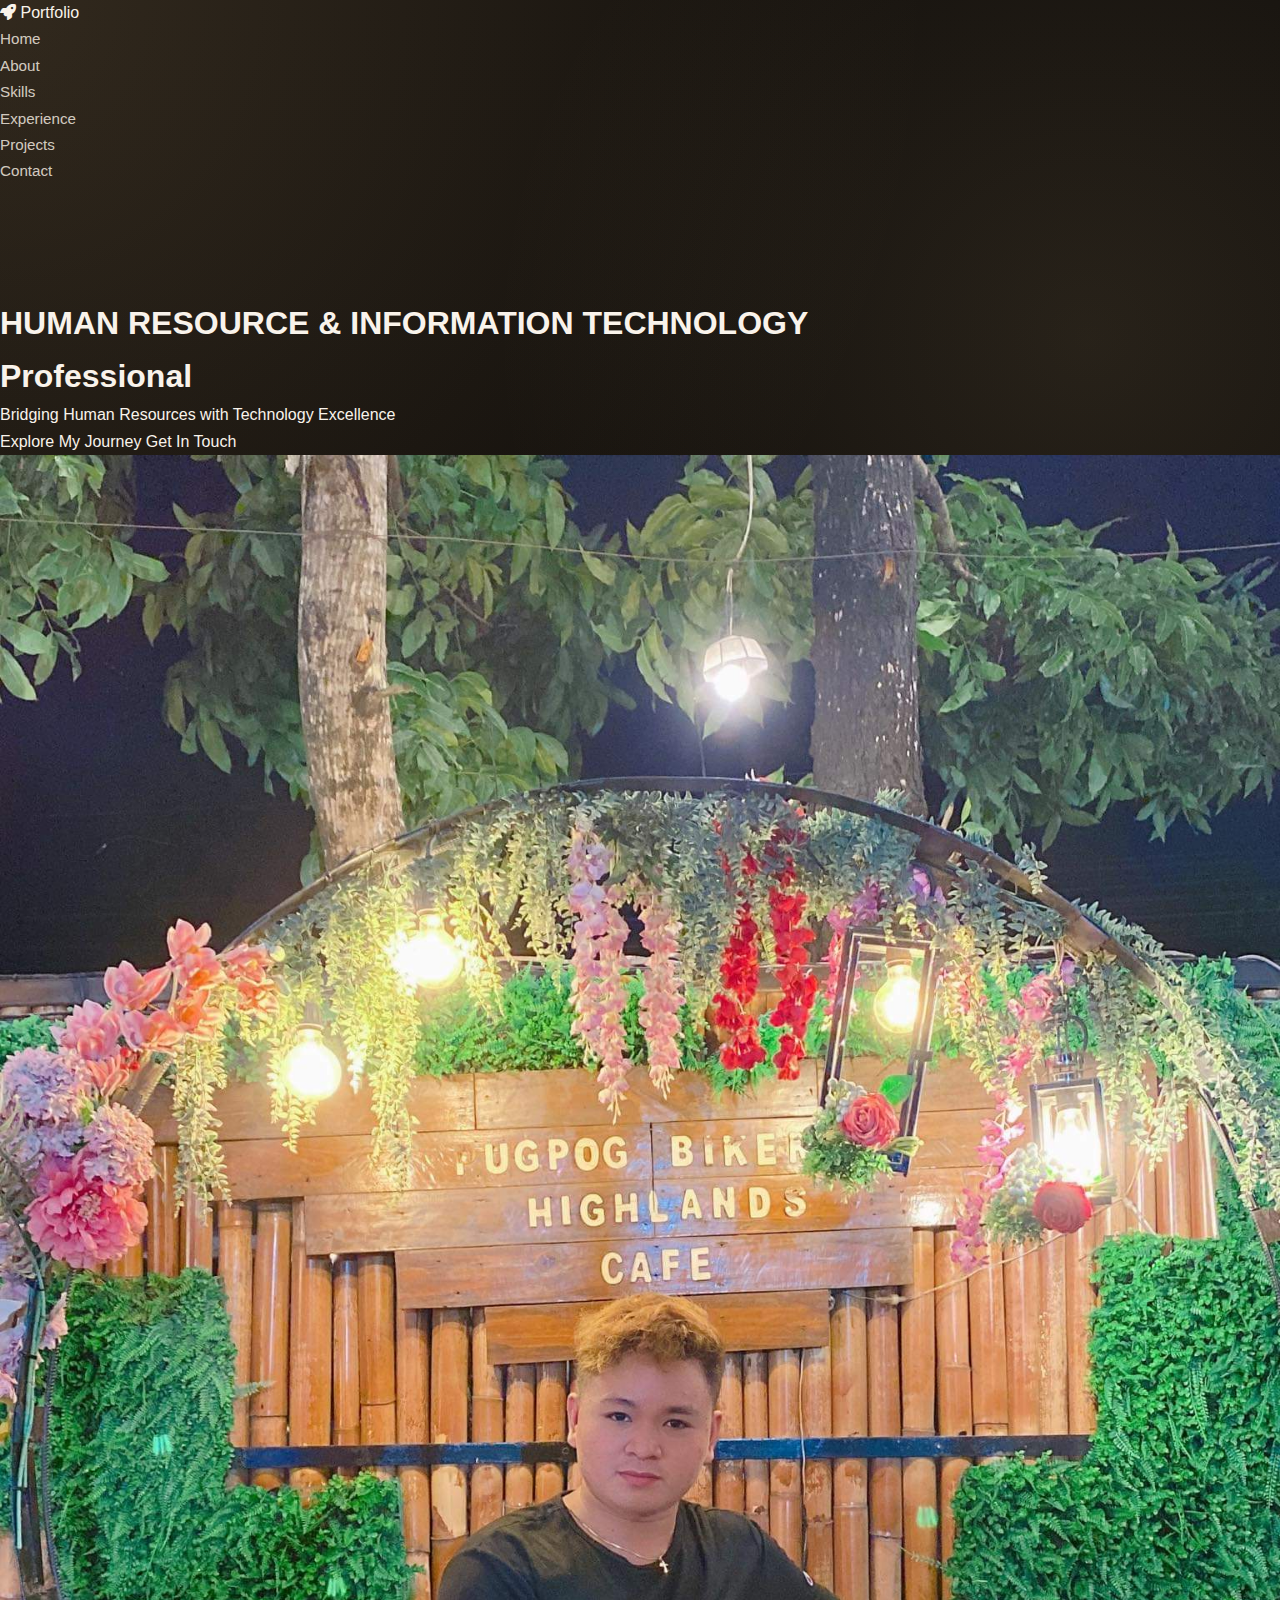
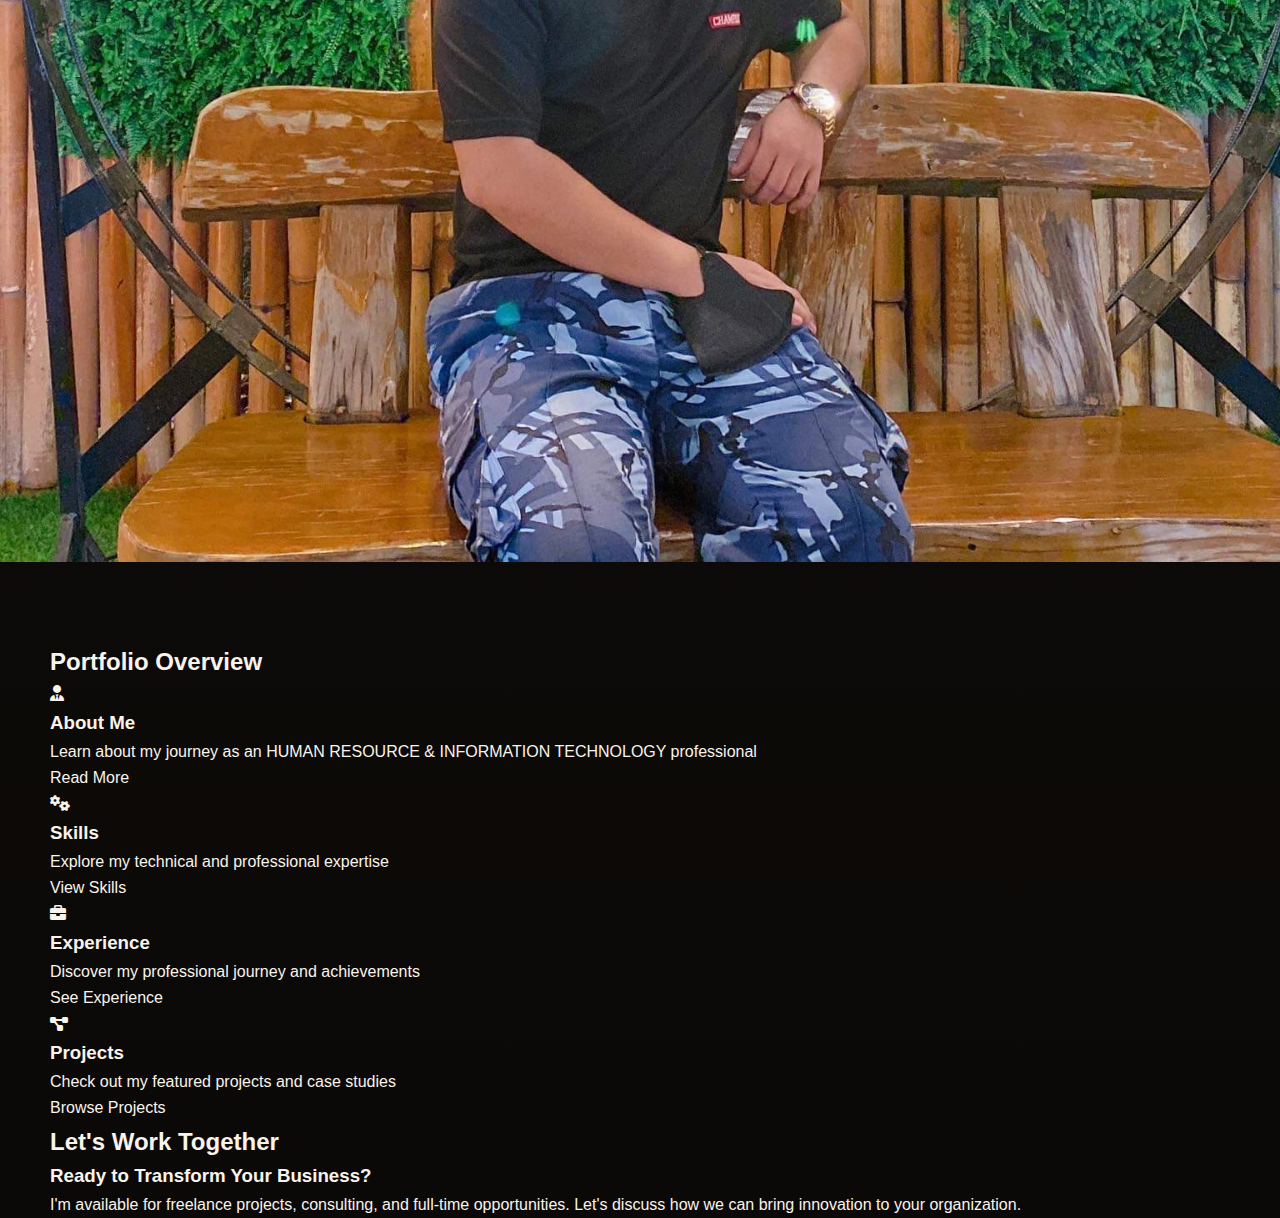
<file: index.html>
<!DOCTYPE html>
<html lang="en">
<head>
    <meta charset="UTF-8">
    <meta name="viewport" content="width=device-width, initial-scale=1.0">
    <title>HUMAN RESOURCES & INFORMATION TECHNOLOGY Professional Portfolio - Home</title>
    <link rel="stylesheet" href="styles.css">
    <link href="https://fonts.googleapis.com/css2?family=Orbitron:wght@400;700;900&family=Inter:wght@300;400;500;600&display=swap" rel="stylesheet">
    <link rel="stylesheet" href="https://cdnjs.cloudflare.com/ajax/libs/font-awesome/6.0.0/css/all.min.css">
</head>
<body>
    <!-- Navigation -->
    <nav class="navbar">
        <div class="nav-container">
            <div class="nav-logo">
                <i class="fas fa-rocket"></i>
                <span>Portfolio</span>
            </div>
            <ul class="nav-menu">
                <li><a href="index.html" class="nav-link active">Home</a></li>
                <li><a href="about.html" class="nav-link">About</a></li>
                <li><a href="skills.html" class="nav-link">Skills</a></li>
                <li><a href="experience.html" class="nav-link">Experience</a></li>
                <li><a href="projects.html" class="nav-link">Projects</a></li>
                <li><a href="contact.html" class="nav-link">Contact</a></li>
            </ul>
            <div class="hamburger">
                <span></span>
                <span></span>
                <span></span>
            </div>
        </div>
    </nav>

    <!-- Hero Section -->
    <section id="home" class="hero">
        <div class="stars"></div>
        <div class="twinkling"></div>
        <div class="hero-content">
            <div class="hero-text">
                <h1 class="hero-title">
                    <span class="glow">HUMAN RESOURCE & INFORMATION TECHNOLOGY</span>
                    <br>
                    <span class="typewriter">Professional</span>
                </h1>
                <p class="hero-subtitle">Bridging Human Resources with Technology Excellence</p>
                <div class="hero-buttons">
                    <a href="about.html" class="btn btn-primary">Explore My Journey</a>
                    <a href="contact.html" class="btn btn-secondary">Get In Touch</a>
                </div>
            </div>
            <div class="hero-image">
                <div class="profile-container">
                    <img src="JOSHUA.jpeg" alt="Profile" class="profile-img">
                    <div class="profile-glow"></div>
                </div>
            </div>
        </div>
        <div class="scroll-indicator">
            <div class="scroll-arrow"></div>
        </div>
    </section>

    <!-- Quick Overview Section -->
    <section id="overview" class="overview">
        <div class="container">
            <h2 class="section-title">Portfolio Overview</h2>
            <div class="overview-grid">
                <div class="overview-card">
                    <i class="fas fa-user-tie"></i>
                    <h3>About Me</h3>
                    <p>Learn about my journey as an HUMAN RESOURCE & INFORMATION TECHNOLOGY professional</p>
                    <a href="about.html" class="btn btn-outline">Read More</a>
                </div>
                
                <div class="overview-card">
                    <i class="fas fa-cogs"></i>
                    <h3>Skills</h3>
                    <p>Explore my technical and professional expertise</p>
                    <a href="skills.html" class="btn btn-outline">View Skills</a>
                </div>
                
                <div class="overview-card">
                    <i class="fas fa-briefcase"></i>
                    <h3>Experience</h3>
                    <p>Discover my professional journey and achievements</p>
                    <a href="experience.html" class="btn btn-outline">See Experience</a>
                </div>
                
                <div class="overview-card">
                    <i class="fas fa-project-diagram"></i>
                    <h3>Projects</h3>
                    <p>Check out my featured projects and case studies</p>
                    <a href="projects.html" class="btn btn-outline">Browse Projects</a>
                </div>
            </div>
        </div>
    </section>

    <!-- Quick Contact Section -->
    <section id="quick-contact" class="quick-contact">
        <div class="container">
            <h2 class="section-title">Let's Work Together</h2>
            <div class="contact-preview">
                <div class="contact-info">
                    <h3>Ready to Transform Your Business?</h3>
                    <p>I'm available for freelance projects, consulting, and full-time opportunities. Let's discuss how we can bring innovation to your organization.</p>
                    <div class="<thinking>
The user wants the portfolio website to be multi-page, but the home page should be considered as part of the portfolio. This means I need to create multiple HTML pages (e.g., about.html, skills.html, experience.html, projects.html, contact.html) in addition to the home page (index.html). The home page will serve as the main portfolio landing page.

I will create the following pages:
- index.html (home/portfolio)
- about.html
- skills.html
- experience.html
- projects.html
- contact.html

Each page will have consistent navigation and styling, with content relevant to that page. The home page will remain the main portfolio overview.

I will start by creating the multi-page structure with navigation linking to these pages, and then populate each page with the relevant content from the single-page version I previously created.

Since no files currently exist, I will create all the necessary files from scratch.

Plan:
- Create index.html as the home/portfolio page with overview and profile.
- Create about.html with detailed about me content.
- Create skills.html with skills and expertise.
- Create experience.html with professional experience timeline.
- Create projects.html with featured projects.
- Create contact.html with contact form and info.
- Create styles.css for consistent styling.
- Create script.js for navigation toggle and any animations.

Dependent files:
- All HTML pages
- styles.css
- script.js

Followup steps:
- After creating files, test navigation and responsiveness.
- Confirm with user if any additional pages or features are needed.

<ask_followup_question>
<question>May I proceed with creating the multi-page portfolio website structure and content as described?</question>
</ask_followup_question>
</file>
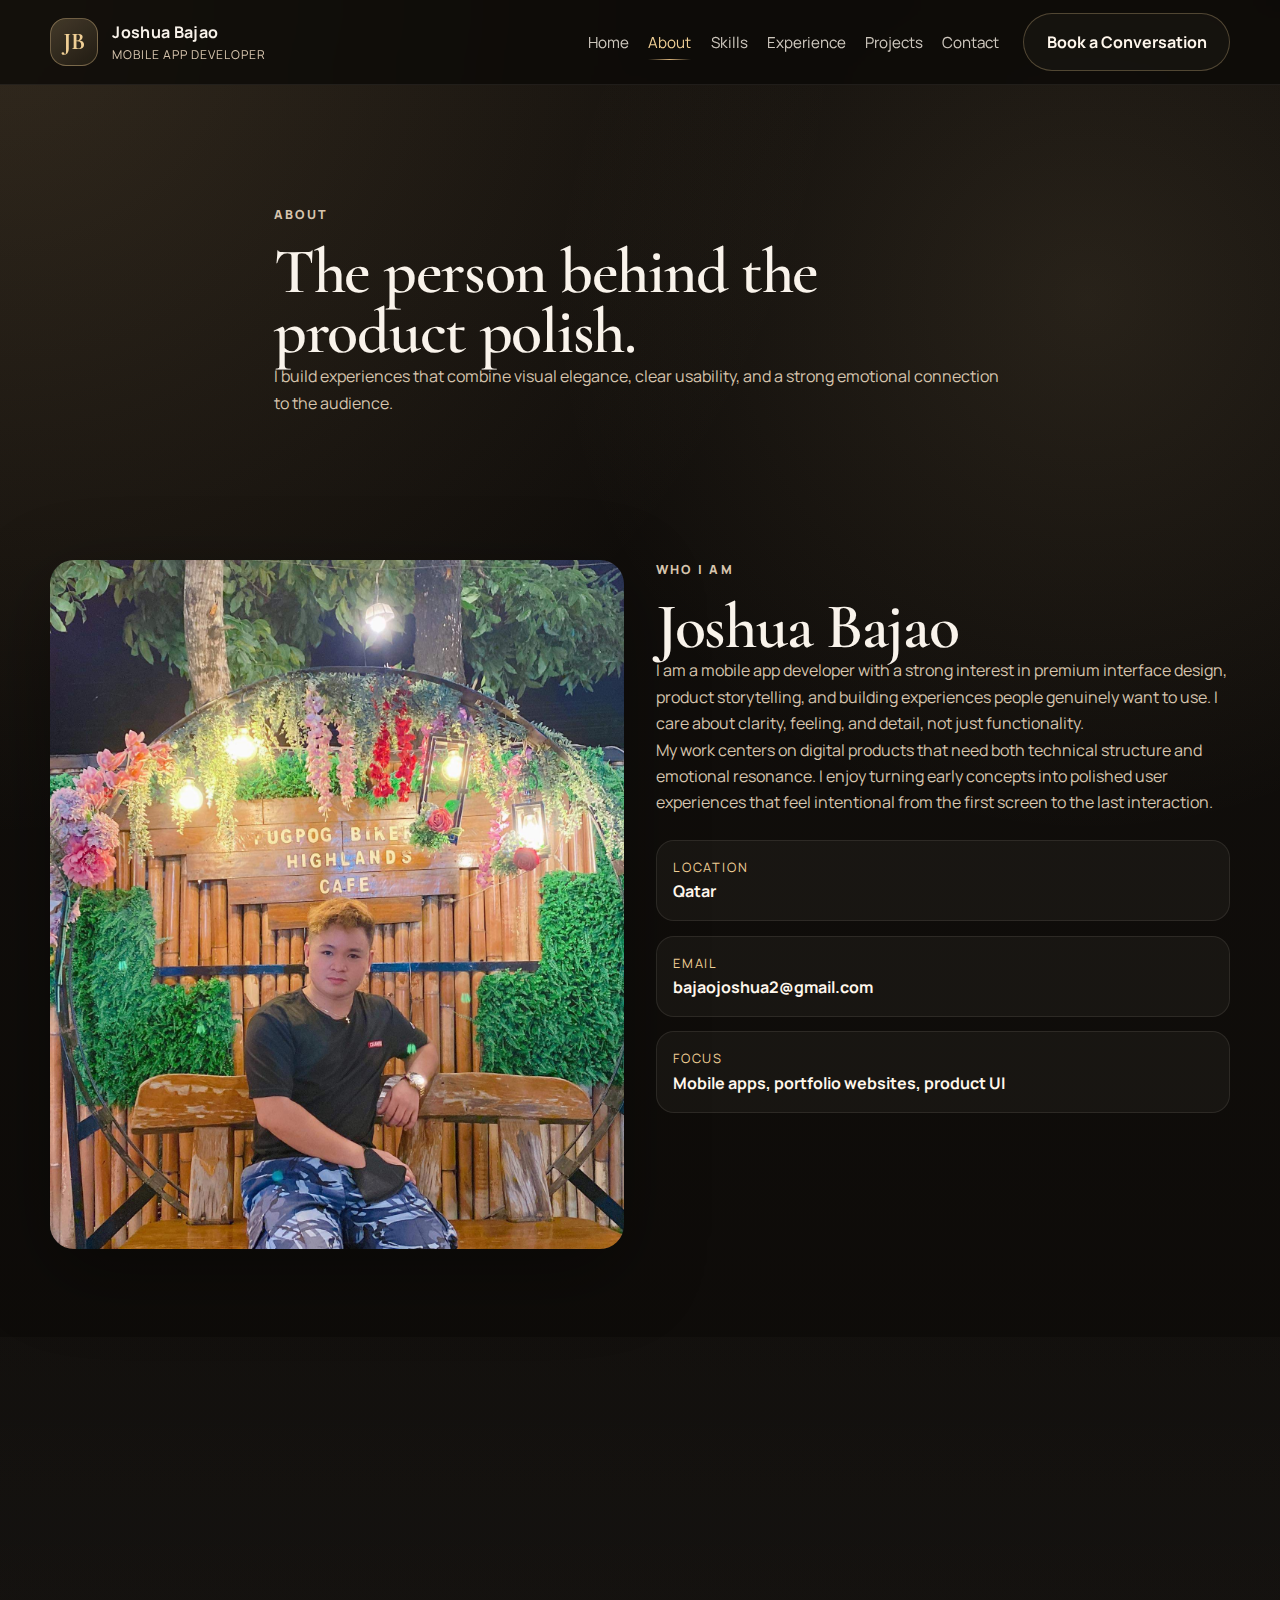
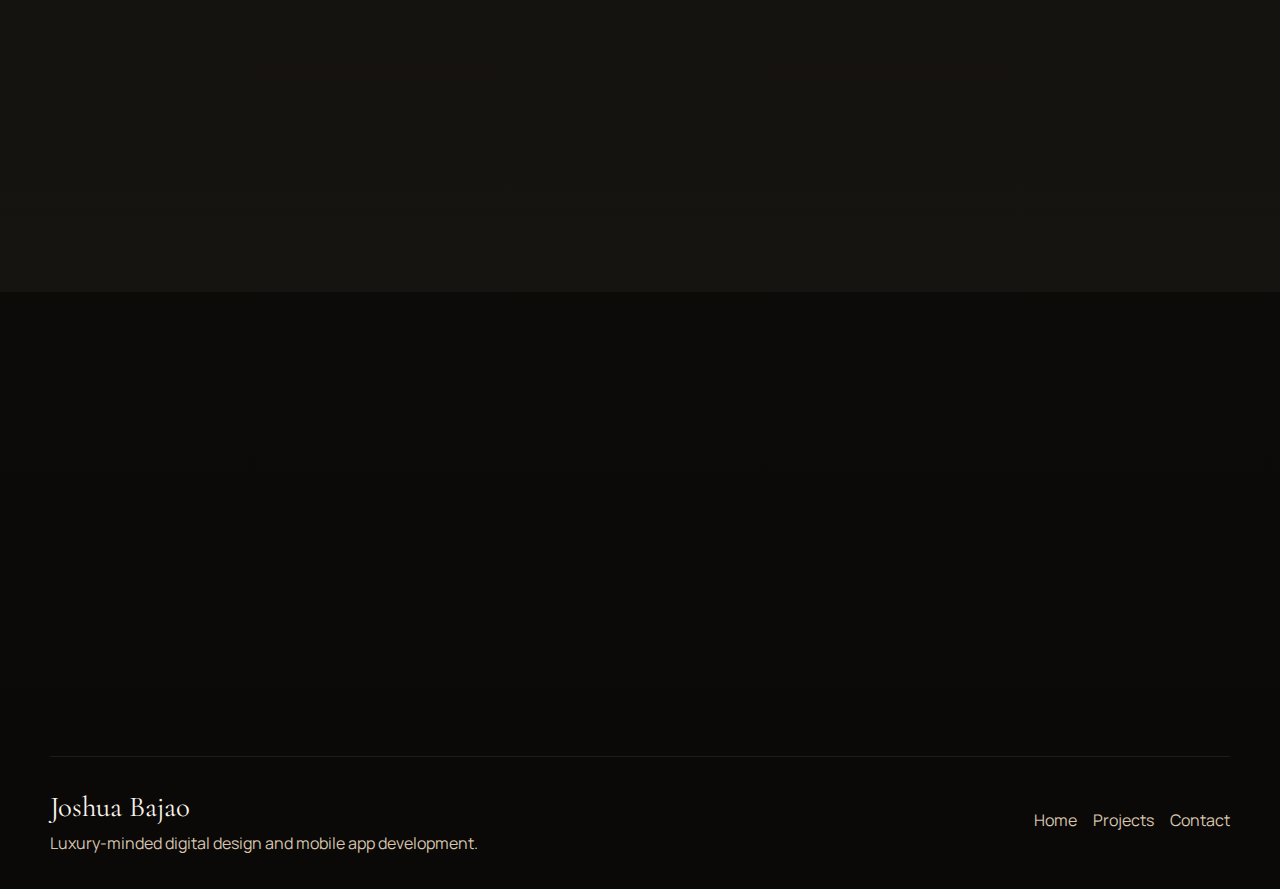
<file: about.html>
<!DOCTYPE html>
<html lang="en">
<head>
    <meta charset="UTF-8">
    <meta name="viewport" content="width=device-width, initial-scale=1.0">
    <title>About | Joshua Bajao</title>
    <meta name="description" content="Learn more about Joshua Bajao, a mobile app developer focused on elegant interfaces and meaningful digital products.">
    <link rel="preconnect" href="https://fonts.googleapis.com">
    <link rel="preconnect" href="https://fonts.gstatic.com" crossorigin>
    <link href="https://fonts.googleapis.com/css2?family=Cormorant+Garamond:wght@500;600;700&family=Manrope:wght@400;500;600;700;800&display=swap" rel="stylesheet">
    <link rel="stylesheet" href="https://cdnjs.cloudflare.com/ajax/libs/font-awesome/6.5.2/css/all.min.css">
    <link rel="stylesheet" href="styles.css">
</head>
<body data-page="about">
    <div class="site-shell">
        <header class="topbar">
            <nav class="navbar container">
                <a class="brand" href="index.html" aria-label="Joshua Bajao home page">
                    <span class="brand-mark">JB</span>
                    <span class="brand-text">
                        <strong>Joshua Bajao</strong>
                        <small>Mobile App Developer</small>
                    </span>
                </a>
                <button class="nav-toggle" type="button" aria-expanded="false" aria-label="Open navigation">
                    <span></span>
                    <span></span>
                </button>
                <div class="nav-panel">
                    <ul class="nav-links">
                        <li><a href="index.html" class="nav-link">Home</a></li>
                        <li><a href="about.html" class="nav-link is-active">About</a></li>
                        <li><a href="skills.html" class="nav-link">Skills</a></li>
                        <li><a href="experience.html" class="nav-link">Experience</a></li>
                        <li><a href="projects.html" class="nav-link">Projects</a></li>
                        <li><a href="contact.html" class="nav-link">Contact</a></li>
                    </ul>
                    <a href="contact.html" class="button button-ghost">Book a Conversation</a>
                </div>
            </nav>
        </header>

        <main>
            <section class="page-hero">
                <div class="container page-hero-inner reveal">
                    <p class="eyebrow">About</p>
                    <h1>The person behind the product polish.</h1>
                    <p>I build experiences that combine visual elegance, clear usability, and a strong emotional connection to the audience.</p>
                </div>
            </section>

            <section class="section section-light">
                <div class="container split-layout">
                    <div class="profile-column reveal">
                        <img src="JOSHUA.jpeg" alt="Joshua Bajao portrait" class="profile-portrait">
                    </div>
                    <div class="content-column reveal reveal-delay">
                        <p class="eyebrow">Who I Am</p>
                        <h2>Joshua Bajao</h2>
                        <p>I am a mobile app developer with a strong interest in premium interface design, product storytelling, and building experiences people genuinely want to use. I care about clarity, feeling, and detail, not just functionality.</p>
                        <p>My work centers on digital products that need both technical structure and emotional resonance. I enjoy turning early concepts into polished user experiences that feel intentional from the first screen to the last interaction.</p>
                        <div class="detail-stack">
                            <article>
                                <span>Location</span>
                                <strong>Qatar</strong>
                            </article>
                            <article>
                                <span>Email</span>
                                <strong><a href="mailto:bajaojoshua2@gmail.com">bajaojoshua2@gmail.com</a></strong>
                            </article>
                            <article>
                                <span>Focus</span>
                                <strong>Mobile apps, portfolio websites, product UI</strong>
                            </article>
                        </div>
                    </div>
                </div>
            </section>

            <section class="section section-dark">
                <div class="container">
                    <div class="section-heading reveal">
                        <p class="eyebrow">Approach</p>
                        <h2>How I build.</h2>
                    </div>
                    <div class="editorial-grid">
                        <article class="editorial-card reveal">
                            <span>01</span>
                            <h3>Design with atmosphere</h3>
                            <p>I aim for interfaces that feel elevated, memorable, and premium instead of generic or template-driven.</p>
                        </article>
                        <article class="editorial-card reveal">
                            <span>02</span>
                            <h3>Think like a product owner</h3>
                            <p>I shape flows around the real user experience, feature hierarchy, and the value each screen should create.</p>
                        </article>
                        <article class="editorial-card reveal">
                            <span>03</span>
                            <h3>Refine every interaction</h3>
                            <p>From navigation to call-to-action buttons, I want each interaction to feel smooth, clickable, and intentional.</p>
                        </article>
                    </div>
                </div>
            </section>

            <section class="section section-light">
                <div class="container narrative-panel reveal">
                    <div>
                        <p class="eyebrow">Vision</p>
                        <h2>I want to create products that look beautiful and serve people well.</h2>
                    </div>
                    <p>That is why projects like Can I Pray for You matter to me. The goal is not just to ship features. The goal is to create a digital space where connection, care, faith, and thoughtful design work together in one experience.</p>
                </div>
            </section>
        </main>

        <footer class="footer">
            <div class="container footer-row">
                <div>
                    <p class="footer-title">Joshua Bajao</p>
                    <p class="footer-copy">Luxury-minded digital design and mobile app development.</p>
                </div>
                <div class="footer-links">
                    <a href="index.html">Home</a>
                    <a href="projects.html">Projects</a>
                    <a href="contact.html">Contact</a>
                </div>
            </div>
        </footer>
    </div>

    <script src="script.js"></script>
</body>
</html>
</file>
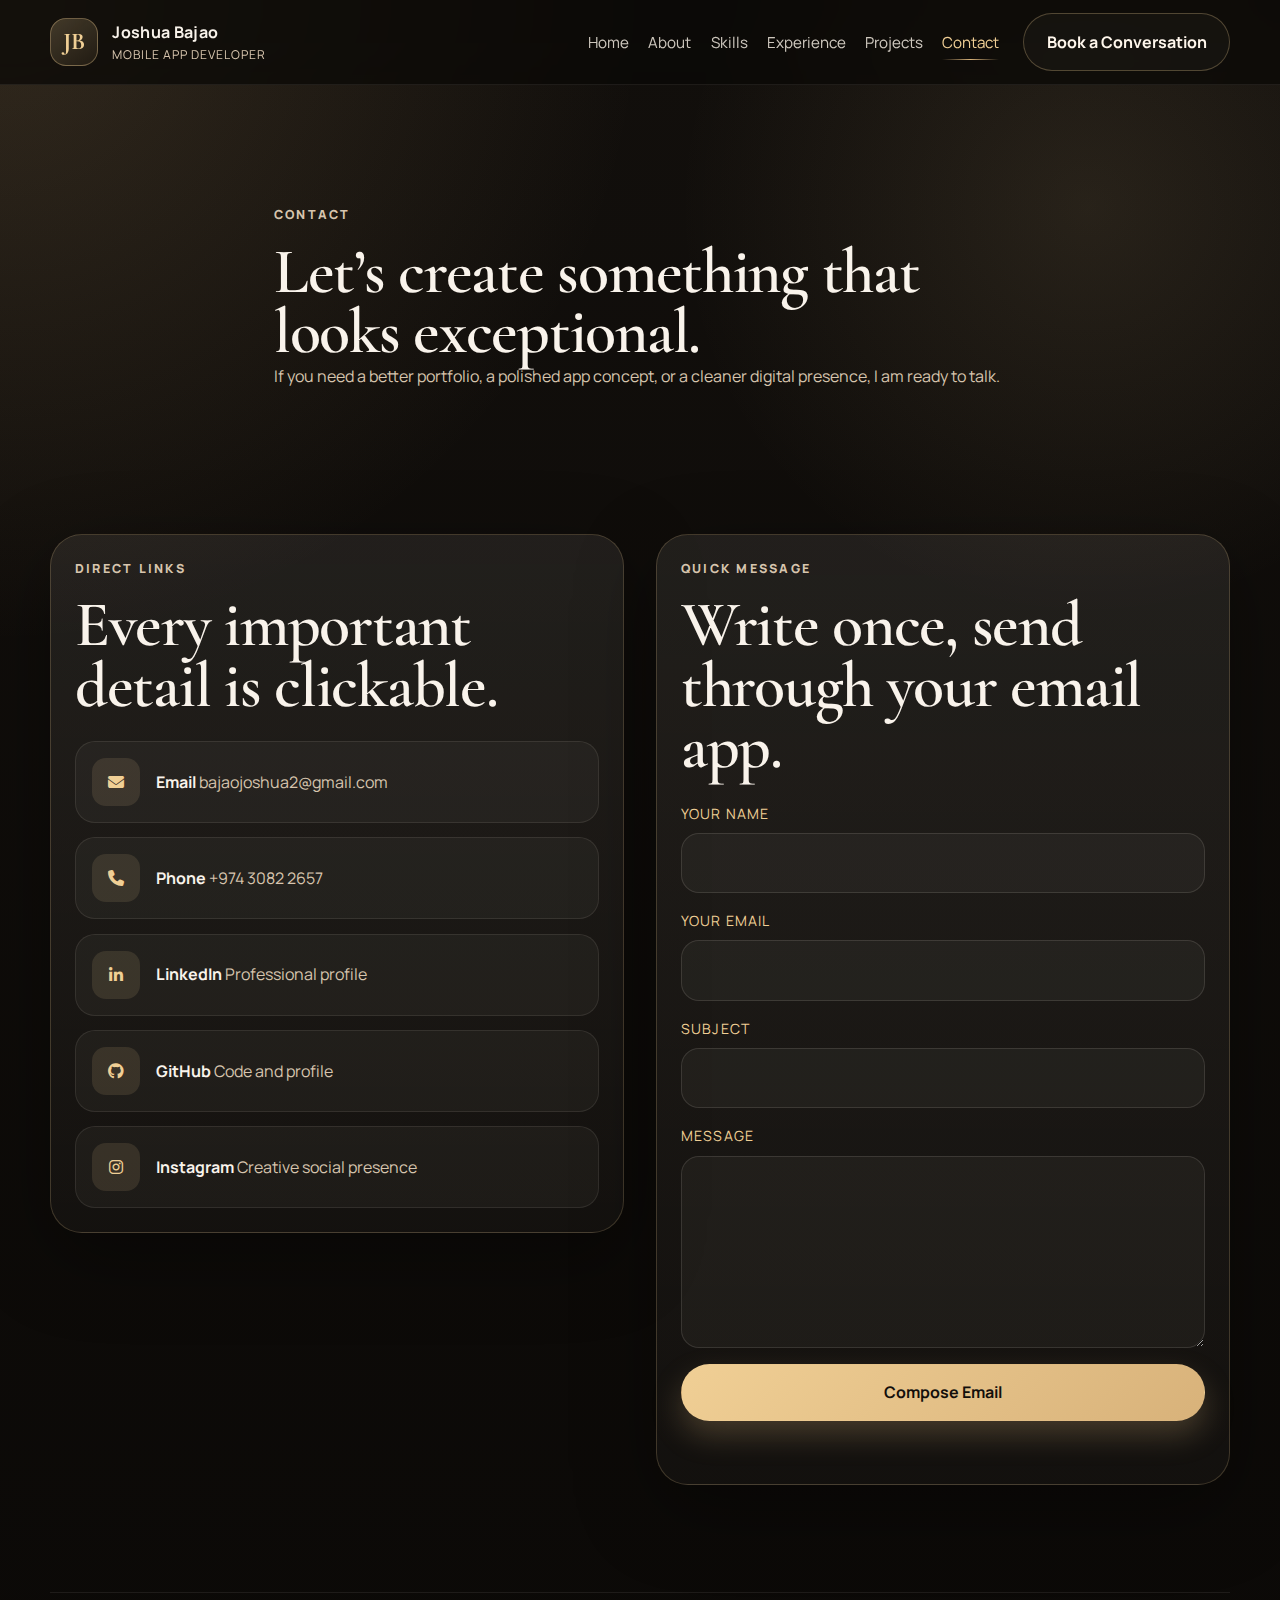
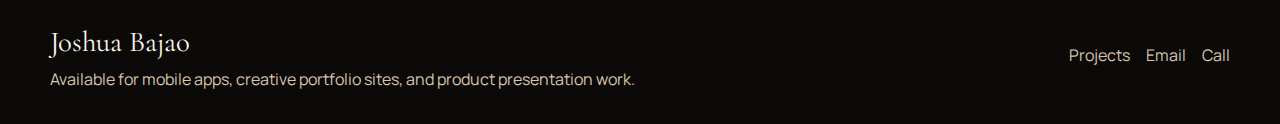
<file: contact.html>
<!DOCTYPE html>
<html lang="en">
<head>
    <meta charset="UTF-8">
    <meta name="viewport" content="width=device-width, initial-scale=1.0">
    <title>Contact | Joshua Bajao</title>
    <meta name="description" content="Contact Joshua Bajao for mobile app development, portfolio websites, and creative digital product work.">
    <link rel="preconnect" href="https://fonts.googleapis.com">
    <link rel="preconnect" href="https://fonts.gstatic.com" crossorigin>
    <link href="https://fonts.googleapis.com/css2?family=Cormorant+Garamond:wght@500;600;700&family=Manrope:wght@400;500;600;700;800&display=swap" rel="stylesheet">
    <link rel="stylesheet" href="https://cdnjs.cloudflare.com/ajax/libs/font-awesome/6.5.2/css/all.min.css">
    <link rel="stylesheet" href="styles.css">
</head>
<body data-page="contact">
    <div class="site-shell">
        <header class="topbar">
            <nav class="navbar container">
                <a class="brand" href="index.html" aria-label="Joshua Bajao home page">
                    <span class="brand-mark">JB</span>
                    <span class="brand-text">
                        <strong>Joshua Bajao</strong>
                        <small>Mobile App Developer</small>
                    </span>
                </a>
                <button class="nav-toggle" type="button" aria-expanded="false" aria-label="Open navigation">
                    <span></span>
                    <span></span>
                </button>
                <div class="nav-panel">
                    <ul class="nav-links">
                        <li><a href="index.html" class="nav-link">Home</a></li>
                        <li><a href="about.html" class="nav-link">About</a></li>
                        <li><a href="skills.html" class="nav-link">Skills</a></li>
                        <li><a href="experience.html" class="nav-link">Experience</a></li>
                        <li><a href="projects.html" class="nav-link">Projects</a></li>
                        <li><a href="contact.html" class="nav-link is-active">Contact</a></li>
                    </ul>
                    <a href="contact.html" class="button button-ghost">Book a Conversation</a>
                </div>
            </nav>
        </header>

        <main>
            <section class="page-hero">
                <div class="container page-hero-inner reveal">
                    <p class="eyebrow">Contact</p>
                    <h1>Let’s create something that looks exceptional.</h1>
                    <p>If you need a better portfolio, a polished app concept, or a cleaner digital presence, I am ready to talk.</p>
                </div>
            </section>

            <section class="section section-light">
                <div class="container contact-grid">
                    <div class="contact-panel reveal">
                        <p class="eyebrow">Direct Links</p>
                        <h2>Every important detail is clickable.</h2>
                        <div class="contact-links">
                            <a href="mailto:bajaojoshua2@gmail.com" class="contact-link-card">
                                <i class="fa-solid fa-envelope"></i>
                                <div>
                                    <strong>Email</strong>
                                    <span>bajaojoshua2@gmail.com</span>
                                </div>
                            </a>
                            <a href="tel:+97430822657" class="contact-link-card">
                                <i class="fa-solid fa-phone"></i>
                                <div>
                                    <strong>Phone</strong>
                                    <span>+974 3082 2657</span>
                                </div>
                            </a>
                            <a href="https://www.linkedin.com/in/joshua-bajao-0479b0205/" class="contact-link-card" target="_blank" rel="noreferrer">
                                <i class="fa-brands fa-linkedin-in"></i>
                                <div>
                                    <strong>LinkedIn</strong>
                                    <span>Professional profile</span>
                                </div>
                            </a>
                            <a href="https://github.com/Yoon167" class="contact-link-card" target="_blank" rel="noreferrer">
                                <i class="fa-brands fa-github"></i>
                                <div>
                                    <strong>GitHub</strong>
                                    <span>Code and profile</span>
                                </div>
                            </a>
                            <a href="https://www.instagram.com/jshabjo" class="contact-link-card" target="_blank" rel="noreferrer">
                                <i class="fa-brands fa-instagram"></i>
                                <div>
                                    <strong>Instagram</strong>
                                    <span>Creative social presence</span>
                                </div>
                            </a>
                        </div>
                    </div>

                    <div class="contact-panel reveal reveal-delay">
                        <p class="eyebrow">Quick Message</p>
                        <h2>Write once, send through your email app.</h2>
                        <form id="contact-form" class="contact-form">
                            <label>
                                <span>Your Name</span>
                                <input type="text" name="name" required>
                            </label>
                            <label>
                                <span>Your Email</span>
                                <input type="email" name="email" required>
                            </label>
                            <label>
                                <span>Subject</span>
                                <input type="text" name="subject" required>
                            </label>
                            <label>
                                <span>Message</span>
                                <textarea name="message" rows="6" required></textarea>
                            </label>
                            <button type="submit" class="button button-primary">Compose Email</button>
                            <p id="form-message" class="form-message" aria-live="polite"></p>
                        </form>
                    </div>
                </div>
            </section>
        </main>

        <footer class="footer">
            <div class="container footer-row">
                <div>
                    <p class="footer-title">Joshua Bajao</p>
                    <p class="footer-copy">Available for mobile apps, creative portfolio sites, and product presentation work.</p>
                </div>
                <div class="footer-links">
                    <a href="projects.html">Projects</a>
                    <a href="mailto:bajaojoshua2@gmail.com">Email</a>
                    <a href="tel:+97430822657">Call</a>
                </div>
            </div>
        </footer>
    </div>

    <script src="script.js"></script>
</body>
</html>
</file>
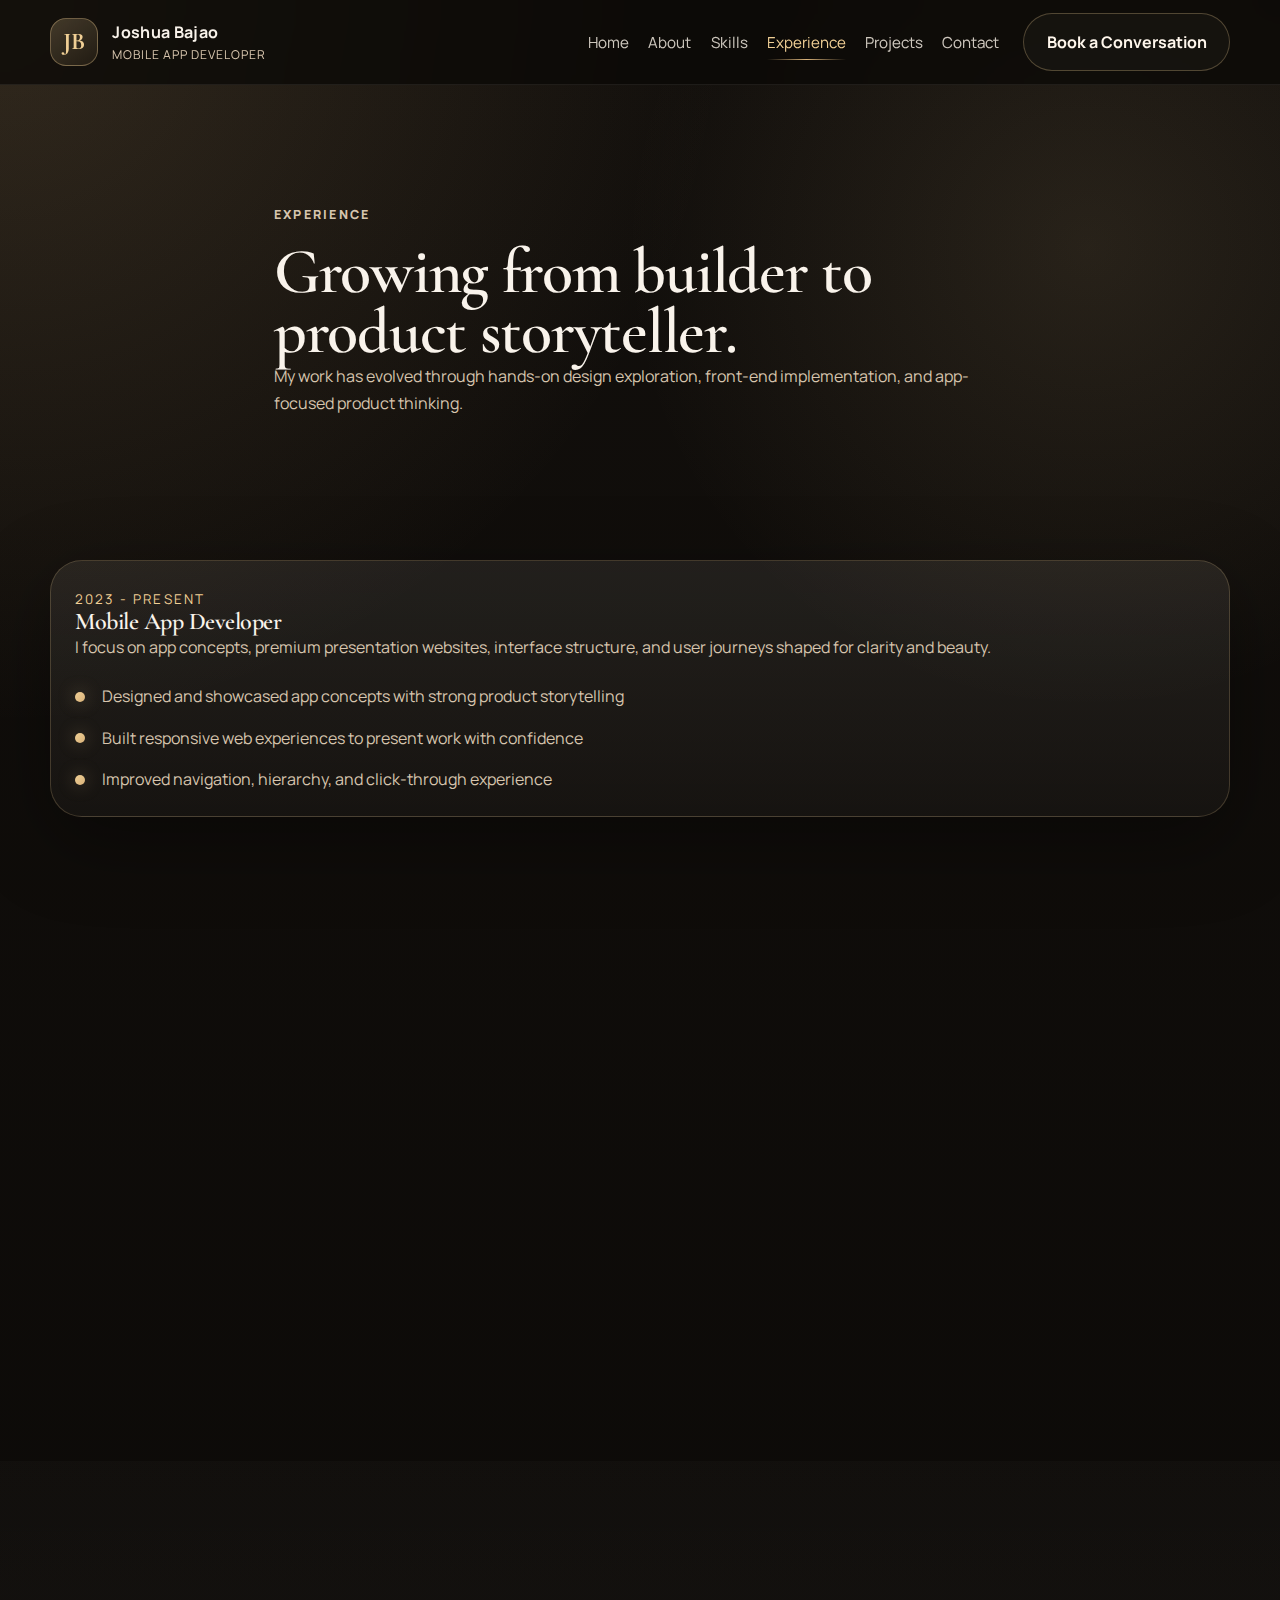
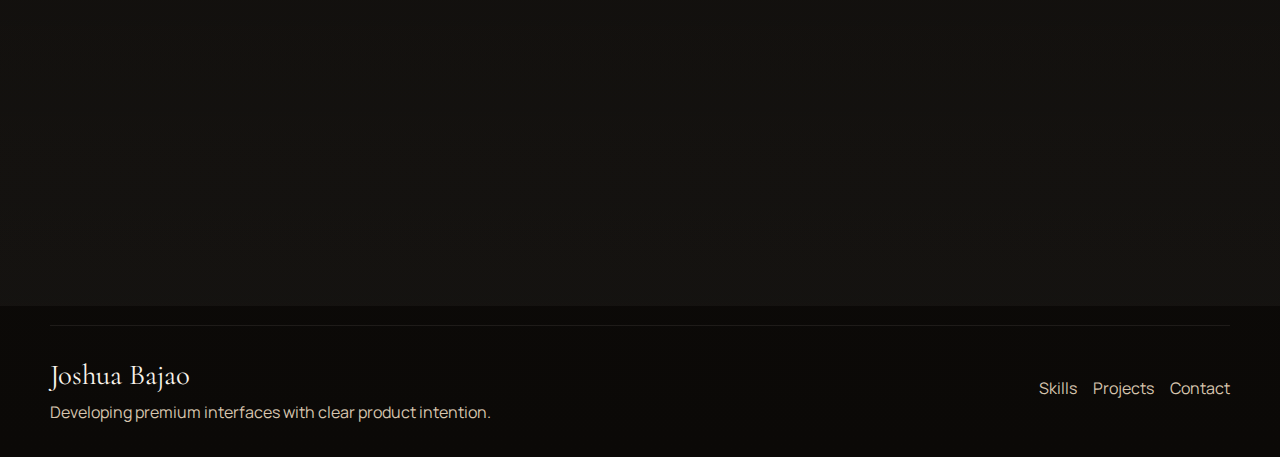
<file: experience.html>
<!DOCTYPE html>
<html lang="en">
<head>
    <meta charset="UTF-8">
    <meta name="viewport" content="width=device-width, initial-scale=1.0">
    <title>Experience | Joshua Bajao</title>
    <meta name="description" content="Review the creative and technical experience behind Joshua Bajao's mobile app and web design portfolio.">
    <link rel="preconnect" href="https://fonts.googleapis.com">
    <link rel="preconnect" href="https://fonts.gstatic.com" crossorigin>
    <link href="https://fonts.googleapis.com/css2?family=Cormorant+Garamond:wght@500;600;700&family=Manrope:wght@400;500;600;700;800&display=swap" rel="stylesheet">
    <link rel="stylesheet" href="https://cdnjs.cloudflare.com/ajax/libs/font-awesome/6.5.2/css/all.min.css">
    <link rel="stylesheet" href="styles.css">
</head>
<body data-page="experience">
    <div class="site-shell">
        <header class="topbar">
            <nav class="navbar container">
                <a class="brand" href="index.html" aria-label="Joshua Bajao home page">
                    <span class="brand-mark">JB</span>
                    <span class="brand-text">
                        <strong>Joshua Bajao</strong>
                        <small>Mobile App Developer</small>
                    </span>
                </a>
                <button class="nav-toggle" type="button" aria-expanded="false" aria-label="Open navigation">
                    <span></span>
                    <span></span>
                </button>
                <div class="nav-panel">
                    <ul class="nav-links">
                        <li><a href="index.html" class="nav-link">Home</a></li>
                        <li><a href="about.html" class="nav-link">About</a></li>
                        <li><a href="skills.html" class="nav-link">Skills</a></li>
                        <li><a href="experience.html" class="nav-link is-active">Experience</a></li>
                        <li><a href="projects.html" class="nav-link">Projects</a></li>
                        <li><a href="contact.html" class="nav-link">Contact</a></li>
                    </ul>
                    <a href="contact.html" class="button button-ghost">Book a Conversation</a>
                </div>
            </nav>
        </header>

        <main>
            <section class="page-hero">
                <div class="container page-hero-inner reveal">
                    <p class="eyebrow">Experience</p>
                    <h1>Growing from builder to product storyteller.</h1>
                    <p>My work has evolved through hands-on design exploration, front-end implementation, and app-focused product thinking.</p>
                </div>
            </section>

            <section class="section section-light">
                <div class="container timeline-shell">
                    <article class="timeline-card reveal">
                        <span class="timeline-year">2023 - Present</span>
                        <h2>Mobile App Developer</h2>
                        <p>I focus on app concepts, premium presentation websites, interface structure, and user journeys shaped for clarity and beauty.</p>
                        <ul class="check-list compact">
                            <li>Designed and showcased app concepts with strong product storytelling</li>
                            <li>Built responsive web experiences to present work with confidence</li>
                            <li>Improved navigation, hierarchy, and click-through experience</li>
                        </ul>
                    </article>
                    <article class="timeline-card reveal">
                        <span class="timeline-year">2022 - 2023</span>
                        <h2>Creative Front-end Builder</h2>
                        <p>Developed clean interfaces and transformed rough ideas into presentable, functional digital layouts across devices.</p>
                        <ul class="check-list compact">
                            <li>Learned responsive layout systems and animation fundamentals</li>
                            <li>Practiced turning static content into interactive presentation pages</li>
                            <li>Focused on cleaner visuals and stronger calls to action</li>
                        </ul>
                    </article>
                    <article class="timeline-card reveal">
                        <span class="timeline-year">Ongoing</span>
                        <h2>Independent Product Explorer</h2>
                        <p>I keep developing original concepts, especially products that blend community, technology, and meaningful everyday use.</p>
                        <ul class="check-list compact">
                            <li>Faith-tech concept exploration</li>
                            <li>Feature planning for content-rich social experiences</li>
                            <li>Interest in voice, API, and mobile-first product opportunities</li>
                        </ul>
                    </article>
                </div>
            </section>

            <section class="section section-dark">
                <div class="container narrative-panel reveal">
                    <div>
                        <p class="eyebrow">What Experience Means to Me</p>
                        <h2>It is not just years. It is taste, improvement, and shipping better work.</h2>
                    </div>
                    <p>I value visible progress. Each project should show better composition, better flow, better interaction, and a clearer understanding of what users need from a digital product.</p>
                </div>
            </section>
        </main>

        <footer class="footer">
            <div class="container footer-row">
                <div>
                    <p class="footer-title">Joshua Bajao</p>
                    <p class="footer-copy">Developing premium interfaces with clear product intention.</p>
                </div>
                <div class="footer-links">
                    <a href="skills.html">Skills</a>
                    <a href="projects.html">Projects</a>
                    <a href="contact.html">Contact</a>
                </div>
            </div>
        </footer>
    </div>

    <script src="script.js"></script>
</body>
</html>
</file>
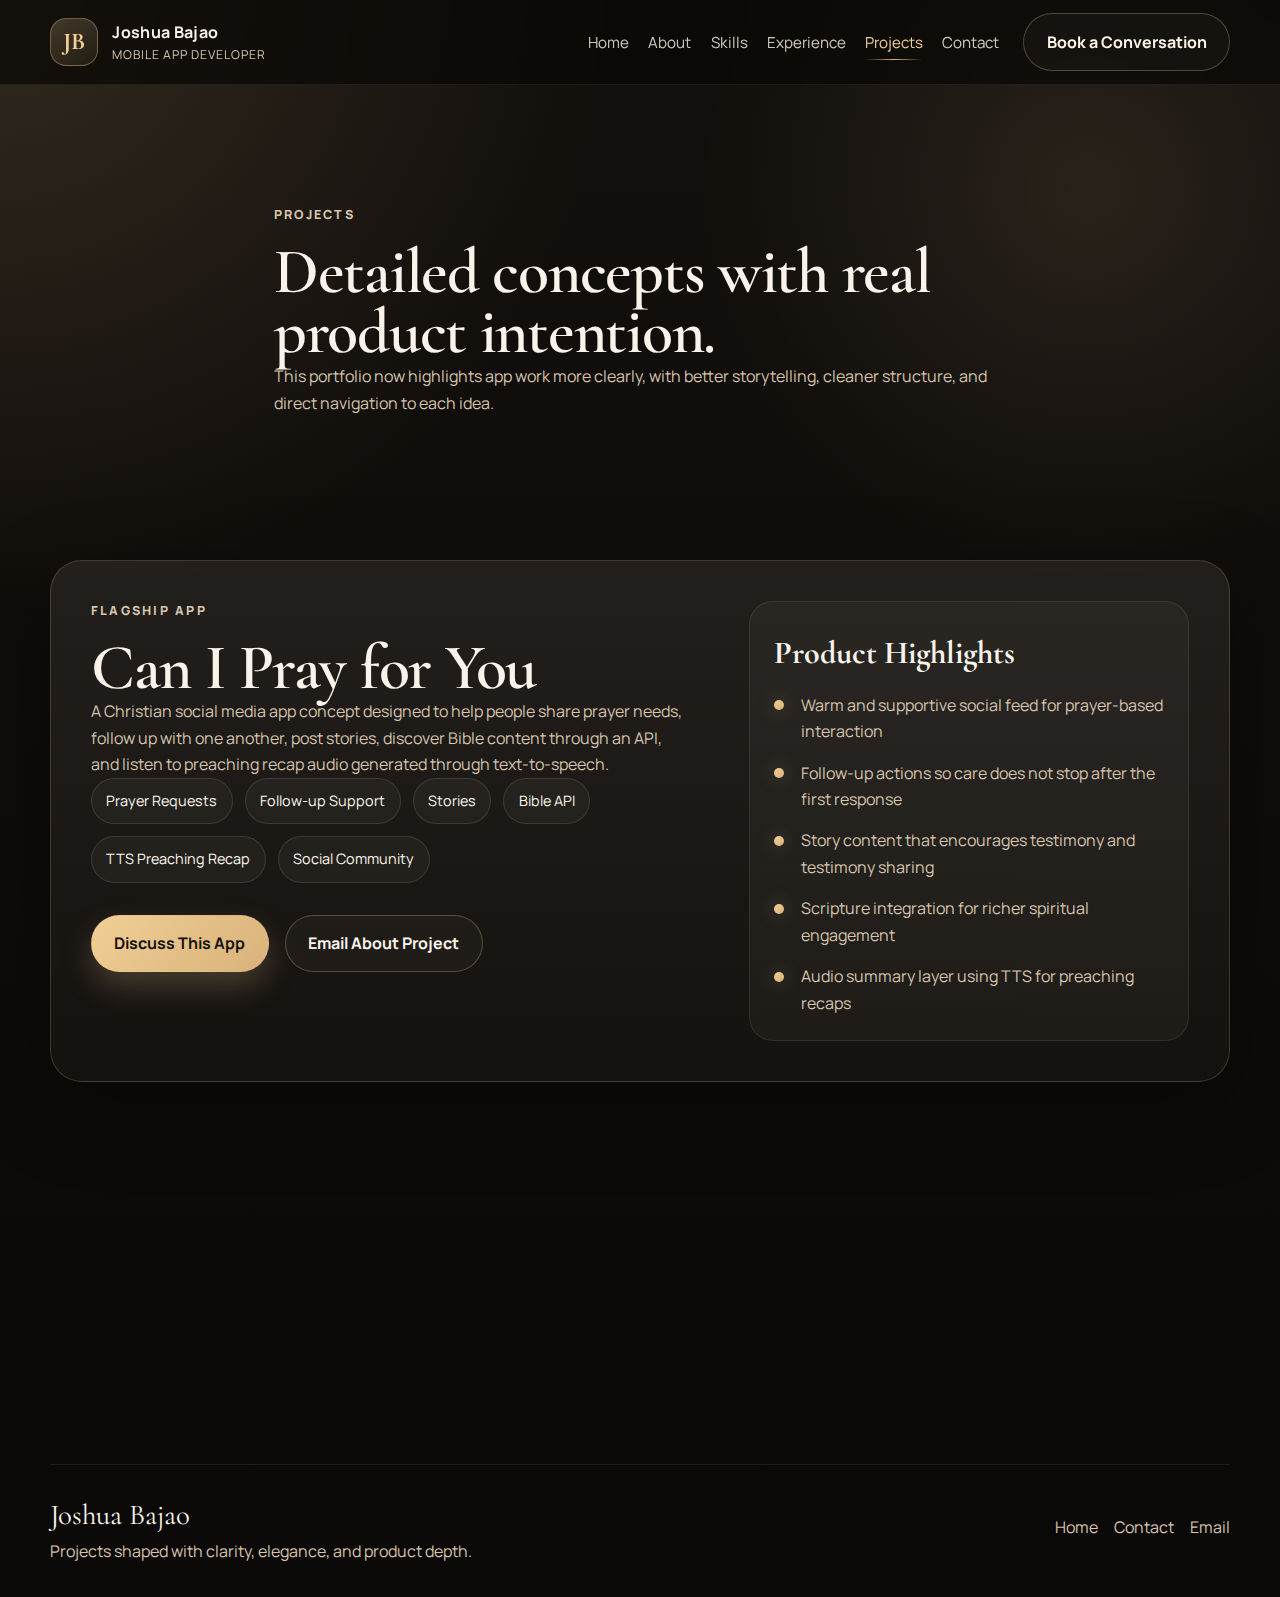
<file: projects.html>
<!DOCTYPE html>
<html lang="en">
<head>
    <meta charset="UTF-8">
    <meta name="viewport" content="width=device-width, initial-scale=1.0">
    <title>Projects | Joshua Bajao</title>
    <meta name="description" content="Featured projects by Joshua Bajao, including the Can I Pray for You Christian social media app concept.">
    <link rel="preconnect" href="https://fonts.googleapis.com">
    <link rel="preconnect" href="https://fonts.gstatic.com" crossorigin>
    <link href="https://fonts.googleapis.com/css2?family=Cormorant+Garamond:wght@500;600;700&family=Manrope:wght@400;500;600;700;800&display=swap" rel="stylesheet">
    <link rel="stylesheet" href="https://cdnjs.cloudflare.com/ajax/libs/font-awesome/6.5.2/css/all.min.css">
    <link rel="stylesheet" href="styles.css">
</head>
<body data-page="projects">
    <div class="site-shell">
        <header class="topbar">
            <nav class="navbar container">
                <a class="brand" href="index.html" aria-label="Joshua Bajao home page">
                    <span class="brand-mark">JB</span>
                    <span class="brand-text">
                        <strong>Joshua Bajao</strong>
                        <small>Mobile App Developer</small>
                    </span>
                </a>
                <button class="nav-toggle" type="button" aria-expanded="false" aria-label="Open navigation">
                    <span></span>
                    <span></span>
                </button>
                <div class="nav-panel">
                    <ul class="nav-links">
                        <li><a href="index.html" class="nav-link">Home</a></li>
                        <li><a href="about.html" class="nav-link">About</a></li>
                        <li><a href="skills.html" class="nav-link">Skills</a></li>
                        <li><a href="experience.html" class="nav-link">Experience</a></li>
                        <li><a href="projects.html" class="nav-link is-active">Projects</a></li>
                        <li><a href="contact.html" class="nav-link">Contact</a></li>
                    </ul>
                    <a href="contact.html" class="button button-ghost">Book a Conversation</a>
                </div>
            </nav>
        </header>

        <main>
            <section class="page-hero">
                <div class="container page-hero-inner reveal">
                    <p class="eyebrow">Projects</p>
                    <h1>Detailed concepts with real product intention.</h1>
                    <p>This portfolio now highlights app work more clearly, with better storytelling, cleaner structure, and direct navigation to each idea.</p>
                </div>
            </section>

            <section class="section section-light">
                <div class="container project-list">
                    <article class="project-showcase reveal" id="pray-for-you">
                        <div class="project-showcase-copy">
                            <p class="eyebrow">Flagship App</p>
                            <h2>Can I Pray for You</h2>
                            <p>A Christian social media app concept designed to help people share prayer needs, follow up with one another, post stories, discover Bible content through an API, and listen to preaching recap audio generated through text-to-speech.</p>
                            <div class="tag-wall left">
                                <span>Prayer Requests</span>
                                <span>Follow-up Support</span>
                                <span>Stories</span>
                                <span>Bible API</span>
                                <span>TTS Preaching Recap</span>
                                <span>Social Community</span>
                            </div>
                            <div class="project-actions">
                                <a href="contact.html" class="button button-primary">Discuss This App</a>
                                <a href="mailto:bajaojoshua2@gmail.com?subject=Can%20I%20Pray%20for%20You%20App" class="button button-secondary">Email About Project</a>
                            </div>
                        </div>
                        <div class="project-showcase-panel">
                            <div class="spec-card">
                                <h3>Product Highlights</h3>
                                <ul class="check-list compact">
                                    <li>Warm and supportive social feed for prayer-based interaction</li>
                                    <li>Follow-up actions so care does not stop after the first response</li>
                                    <li>Story content that encourages testimony and testimony sharing</li>
                                    <li>Scripture integration for richer spiritual engagement</li>
                                    <li>Audio summary layer using TTS for preaching recaps</li>
                                </ul>
                            </div>
                        </div>
                    </article>

                    <article class="project-mini-grid">
                        <a class="mini-project reveal" href="contact.html">
                            <h3>Luxury Portfolio Presentation</h3>
                            <p>Redesigned this website into a polished, high-class portfolio with animation, strong navigation, and better mobile behavior.</p>
                            <span>Open contact</span>
                        </a>
                        <a class="mini-project reveal" href="skills.html">
                            <h3>App UI Systems</h3>
                            <p>Focused on screen hierarchy, visual identity, feature grouping, and user-first product navigation.</p>
                            <span>View skills</span>
                        </a>
                        <a class="mini-project reveal" href="about.html">
                            <h3>Brand-Driven Product Storytelling</h3>
                            <p>Creating digital work that explains the idea clearly and positions the product with confidence.</p>
                            <span>Read story</span>
                        </a>
                    </article>
                </div>
            </section>
        </main>

        <footer class="footer">
            <div class="container footer-row">
                <div>
                    <p class="footer-title">Joshua Bajao</p>
                    <p class="footer-copy">Projects shaped with clarity, elegance, and product depth.</p>
                </div>
                <div class="footer-links">
                    <a href="index.html">Home</a>
                    <a href="contact.html">Contact</a>
                    <a href="mailto:bajaojoshua2@gmail.com">Email</a>
                </div>
            </div>
        </footer>
    </div>

    <script src="script.js"></script>
</body>
</html>
</file>
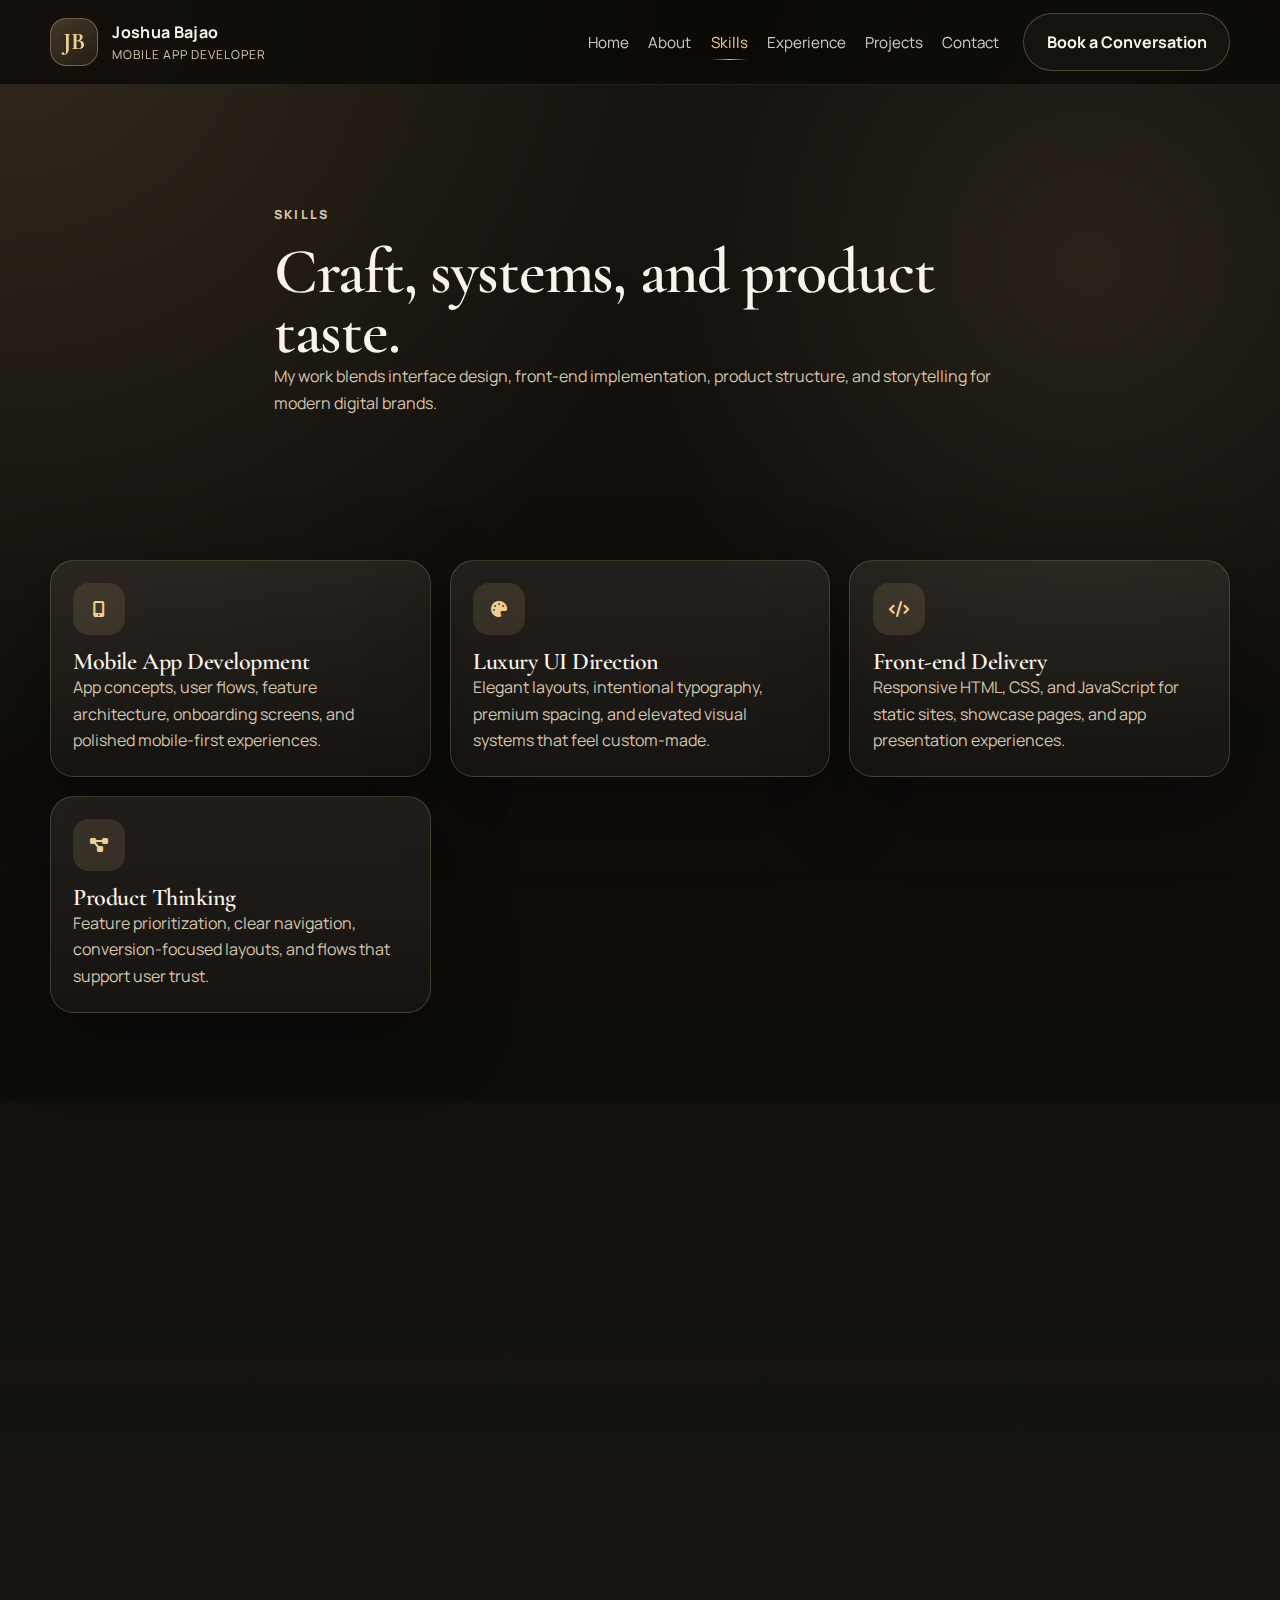
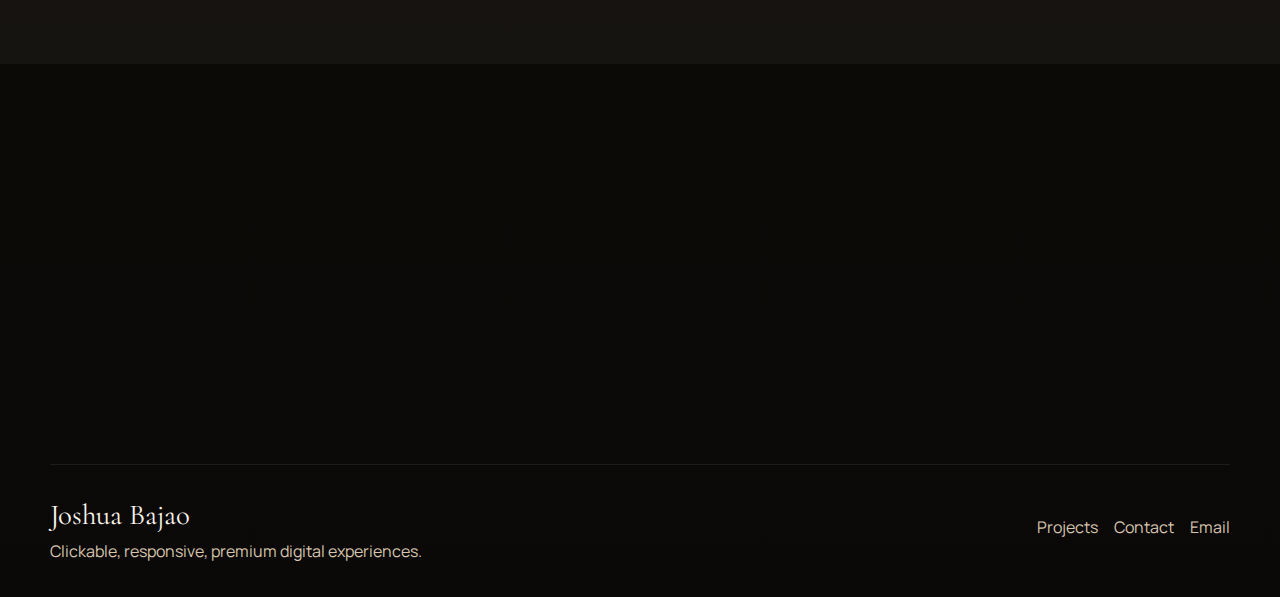
<file: skills.html>
<!DOCTYPE html>
<html lang="en">
<head>
    <meta charset="UTF-8">
    <meta name="viewport" content="width=device-width, initial-scale=1.0">
    <title>Skills | Joshua Bajao</title>
    <meta name="description" content="Explore Joshua Bajao's mobile app, UI, front-end, and product presentation skills.">
    <link rel="preconnect" href="https://fonts.googleapis.com">
    <link rel="preconnect" href="https://fonts.gstatic.com" crossorigin>
    <link href="https://fonts.googleapis.com/css2?family=Cormorant+Garamond:wght@500;600;700&family=Manrope:wght@400;500;600;700;800&display=swap" rel="stylesheet">
    <link rel="stylesheet" href="https://cdnjs.cloudflare.com/ajax/libs/font-awesome/6.5.2/css/all.min.css">
    <link rel="stylesheet" href="styles.css">
</head>
<body data-page="skills">
    <div class="site-shell">
        <header class="topbar">
            <nav class="navbar container">
                <a class="brand" href="index.html" aria-label="Joshua Bajao home page">
                    <span class="brand-mark">JB</span>
                    <span class="brand-text">
                        <strong>Joshua Bajao</strong>
                        <small>Mobile App Developer</small>
                    </span>
                </a>
                <button class="nav-toggle" type="button" aria-expanded="false" aria-label="Open navigation">
                    <span></span>
                    <span></span>
                </button>
                <div class="nav-panel">
                    <ul class="nav-links">
                        <li><a href="index.html" class="nav-link">Home</a></li>
                        <li><a href="about.html" class="nav-link">About</a></li>
                        <li><a href="skills.html" class="nav-link is-active">Skills</a></li>
                        <li><a href="experience.html" class="nav-link">Experience</a></li>
                        <li><a href="projects.html" class="nav-link">Projects</a></li>
                        <li><a href="contact.html" class="nav-link">Contact</a></li>
                    </ul>
                    <a href="contact.html" class="button button-ghost">Book a Conversation</a>
                </div>
            </nav>
        </header>

        <main>
            <section class="page-hero">
                <div class="container page-hero-inner reveal">
                    <p class="eyebrow">Skills</p>
                    <h1>Craft, systems, and product taste.</h1>
                    <p>My work blends interface design, front-end implementation, product structure, and storytelling for modern digital brands.</p>
                </div>
            </section>

            <section class="section section-light">
                <div class="container skill-grid">
                    <article class="skill-card reveal">
                        <i class="fa-solid fa-mobile-screen-button"></i>
                        <h2>Mobile App Development</h2>
                        <p>App concepts, user flows, feature architecture, onboarding screens, and polished mobile-first experiences.</p>
                    </article>
                    <article class="skill-card reveal">
                        <i class="fa-solid fa-palette"></i>
                        <h2>Luxury UI Direction</h2>
                        <p>Elegant layouts, intentional typography, premium spacing, and elevated visual systems that feel custom-made.</p>
                    </article>
                    <article class="skill-card reveal">
                        <i class="fa-solid fa-code"></i>
                        <h2>Front-end Delivery</h2>
                        <p>Responsive HTML, CSS, and JavaScript for static sites, showcase pages, and app presentation experiences.</p>
                    </article>
                    <article class="skill-card reveal">
                        <i class="fa-solid fa-diagram-project"></i>
                        <h2>Product Thinking</h2>
                        <p>Feature prioritization, clear navigation, conversion-focused layouts, and flows that support user trust.</p>
                    </article>
                </div>
            </section>

            <section class="section section-dark">
                <div class="container">
                    <div class="section-heading reveal">
                        <p class="eyebrow">Capability</p>
                        <h2>Strength areas.</h2>
                    </div>
                    <div class="progress-list">
                        <div class="progress-item reveal">
                            <div class="progress-meta">
                                <span>Mobile product design</span>
                                <strong>96%</strong>
                            </div>
                            <div class="progress-track"><span style="width: 96%"></span></div>
                        </div>
                        <div class="progress-item reveal">
                            <div class="progress-meta">
                                <span>Portfolio and landing pages</span>
                                <strong>94%</strong>
                            </div>
                            <div class="progress-track"><span style="width: 94%"></span></div>
                        </div>
                        <div class="progress-item reveal">
                            <div class="progress-meta">
                                <span>User experience structure</span>
                                <strong>90%</strong>
                            </div>
                            <div class="progress-track"><span style="width: 90%"></span></div>
                        </div>
                        <div class="progress-item reveal">
                            <div class="progress-meta">
                                <span>Creative product presentation</span>
                                <strong>93%</strong>
                            </div>
                            <div class="progress-track"><span style="width: 93%"></span></div>
                        </div>
                    </div>
                </div>
            </section>

            <section class="section section-light">
                <div class="container stack-panel reveal">
                    <div>
                        <p class="eyebrow">Tools and Ideas</p>
                        <h2>What I enjoy building with.</h2>
                    </div>
                    <div class="tag-wall">
                        <span>HTML</span>
                        <span>CSS</span>
                        <span>JavaScript</span>
                        <span>Responsive Design</span>
                        <span>Landing Pages</span>
                        <span>App UI</span>
                        <span>Story-driven Product Design</span>
                        <span>Faith-tech Concepts</span>
                        <span>Design Presentation</span>
                        <span>Content Architecture</span>
                    </div>
                </div>
            </section>
        </main>

        <footer class="footer">
            <div class="container footer-row">
                <div>
                    <p class="footer-title">Joshua Bajao</p>
                    <p class="footer-copy">Clickable, responsive, premium digital experiences.</p>
                </div>
                <div class="footer-links">
                    <a href="projects.html">Projects</a>
                    <a href="contact.html">Contact</a>
                    <a href="mailto:bajaojoshua2@gmail.com">Email</a>
                </div>
            </div>
        </footer>
    </div>

    <script src="script.js"></script>
</body>
</html>
</file>
<file: styles.css>
:root {
    --bg: #0f0d0a;
    --bg-soft: #17130f;
    --panel: rgba(255, 248, 238, 0.08);
    --panel-strong: rgba(255, 248, 238, 0.12);
    --line: rgba(224, 190, 138, 0.22);
    --gold: #d8b27a;
    --gold-strong: #f0cf95;
    --ivory: #fff7ec;
    --muted: #d7c5ae;
    --text: #f9f3eb;
    --shadow: 0 24px 80px rgba(0, 0, 0, 0.35);
    --radius-xl: 32px;
    --radius-lg: 24px;
    --radius-md: 18px;
    --container: 1180px;
    --transition: 220ms ease;
}

* {
    box-sizing: border-box;
    margin: 0;
    padding: 0;
}

html {
    scroll-behavior: smooth;
}

body {
    min-height: 100vh;
    font-family: "Manrope", sans-serif;
    background:
        radial-gradient(circle at top left, rgba(216, 178, 122, 0.16), transparent 30%),
        radial-gradient(circle at 85% 12%, rgba(240, 207, 149, 0.1), transparent 22%),
        linear-gradient(180deg, #120f0c 0%, #0b0907 100%);
    color: var(--text);
    line-height: 1.65;
    overflow-x: hidden;
}

a {
    color: inherit;
    text-decoration: none;
}

img {
    display: block;
    max-width: 100%;
}

button,
input,
textarea {
    font: inherit;
}

.container {
    width: min(var(--container), calc(100% - 2rem));
    margin: 0 auto;
}

.site-shell {
    position: relative;
}

.topbar {
    position: sticky;
    top: 0;
    z-index: 20;
    backdrop-filter: blur(18px);
    background: rgba(10, 8, 6, 0.74);
    border-bottom: 1px solid rgba(255, 248, 238, 0.08);
}

.navbar {
    display: flex;
    align-items: center;
    justify-content: space-between;
    min-height: 84px;
    gap: 1.5rem;
}

.brand {
    display: inline-flex;
    align-items: center;
    gap: 0.9rem;
}

.brand-mark {
    width: 48px;
    height: 48px;
    display: grid;
    place-items: center;
    border-radius: 16px;
    background: linear-gradient(145deg, rgba(240, 207, 149, 0.22), rgba(216, 178, 122, 0.08));
    border: 1px solid rgba(240, 207, 149, 0.35);
    font-family: "Cormorant Garamond", serif;
    font-size: 1.5rem;
    font-weight: 700;
    color: var(--gold-strong);
}

.brand-text {
    display: grid;
}

.brand-text strong {
    font-size: 1rem;
    letter-spacing: 0.02em;
}

.brand-text small {
    color: var(--muted);
    font-size: 0.76rem;
    letter-spacing: 0.08em;
    text-transform: uppercase;
}

.nav-panel {
    display: flex;
    align-items: center;
    gap: 1.5rem;
}

.nav-links {
    display: flex;
    align-items: center;
    list-style: none;
    gap: 1.2rem;
}

.nav-link {
    position: relative;
    color: rgba(255, 247, 236, 0.8);
    font-size: 0.95rem;
    transition: color var(--transition);
}

.nav-link::after {
    content: "";
    position: absolute;
    left: 0;
    bottom: -0.45rem;
    width: 100%;
    height: 1px;
    background: linear-gradient(90deg, transparent, var(--gold), transparent);
    transform: scaleX(0);
    transform-origin: center;
    transition: transform var(--transition);
}

.nav-link:hover,
.nav-link.is-active {
    color: var(--gold-strong);
}

.nav-link:hover::after,
.nav-link.is-active::after {
    transform: scaleX(1);
}

.nav-toggle {
    display: none;
    border: 0;
    background: transparent;
    padding: 0.4rem;
    cursor: pointer;
}

.nav-toggle span {
    display: block;
    width: 28px;
    height: 2px;
    margin: 0.35rem 0;
    background: var(--ivory);
    transition: transform var(--transition), opacity var(--transition);
}

.button {
    display: inline-flex;
    align-items: center;
    justify-content: center;
    gap: 0.5rem;
    min-height: 52px;
    padding: 0.9rem 1.4rem;
    border-radius: 999px;
    border: 1px solid transparent;
    transition: transform var(--transition), background var(--transition), border-color var(--transition), box-shadow var(--transition);
    font-weight: 700;
}

.button:hover {
    transform: translateY(-2px);
}

.button-primary {
    color: #130f0b;
    background: linear-gradient(135deg, var(--gold-strong), var(--gold));
    box-shadow: 0 14px 30px rgba(216, 178, 122, 0.25);
}

.button-secondary,
.button-ghost {
    border-color: rgba(240, 207, 149, 0.28);
    background: rgba(255, 248, 238, 0.03);
    color: var(--ivory);
}

.button-secondary:hover,
.button-ghost:hover {
    background: rgba(255, 248, 238, 0.08);
}

.hero,
.page-hero,
.section {
    position: relative;
}

.hero {
    padding: 7rem 0 5rem;
}

.hero-home {
    min-height: calc(100vh - 84px);
    display: flex;
    align-items: center;
}

.hero-backdrop {
    position: absolute;
    inset: 8% 10% auto auto;
    width: 38vw;
    height: 38vw;
    max-width: 540px;
    max-height: 540px;
    border-radius: 50%;
    background: radial-gradient(circle, rgba(240, 207, 149, 0.18), transparent 60%);
    filter: blur(18px);
}

.floating-orb {
    position: absolute;
    border-radius: 50%;
    filter: blur(10px);
    animation: drift 10s ease-in-out infinite;
}

.orb-one {
    width: 120px;
    height: 120px;
    top: 12rem;
    right: 16%;
    background: rgba(216, 178, 122, 0.2);
}

.orb-two {
    width: 72px;
    height: 72px;
    bottom: 18%;
    left: 10%;
    background: rgba(255, 248, 238, 0.08);
    animation-delay: -4s;
}

.hero-grid,
.showcase-grid,
.split-layout,
.contact-grid {
    display: grid;
    grid-template-columns: repeat(2, minmax(0, 1fr));
    gap: 2rem;
    align-items: center;
}

.hero-copy h1,
.page-hero-inner h1,
.section-heading h2,
.showcase-copy h2,
.cta-panel h2,
.content-column h2,
.narrative-panel h2,
.project-showcase h2,
.contact-panel h2,
.skill-card h2,
.timeline-card h2 {
    font-family: "Cormorant Garamond", serif;
    font-weight: 600;
    line-height: 0.95;
    letter-spacing: -0.02em;
}

.hero-copy h1 {
    font-size: clamp(3.3rem, 7vw, 6.8rem);
    max-width: 9.5ch;
}

.hero-lead,
.page-hero-inner p,
.showcase-copy p,
.cta-panel p,
.content-column p,
.editorial-card p,
.narrative-panel p,
.project-showcase p,
.contact-panel p,
.skill-card p,
.timeline-card p,
.feature-card p,
.hero-card p {
    color: var(--muted);
}

.eyebrow {
    margin-bottom: 1rem;
    color: var(--gold-strong);
    text-transform: uppercase;
    letter-spacing: 0.18em;
    font-size: 0.78rem;
    font-weight: 800;
}

.hero-actions,
.project-actions,
.cta-actions {
    display: flex;
    flex-wrap: wrap;
    gap: 1rem;
    margin-top: 2rem;
}

.hero-metrics {
    display: grid;
    grid-template-columns: repeat(3, minmax(0, 1fr));
    gap: 1rem;
    margin-top: 2.4rem;
}

.hero-metrics article,
.hero-card,
.feature-card,
.showcase-panel,
.cta-panel,
.editorial-card,
.narrative-panel,
.skill-card,
.timeline-card,
.project-showcase,
.mini-project,
.contact-panel {
    border: 1px solid var(--line);
    background: linear-gradient(180deg, rgba(255, 248, 238, 0.08), rgba(255, 248, 238, 0.03));
    box-shadow: var(--shadow);
}

.hero-metrics article {
    padding: 1.1rem;
    border-radius: var(--radius-md);
}

.hero-metrics strong {
    display: block;
    margin-bottom: 0.35rem;
    font-size: 1.7rem;
    color: var(--gold-strong);
}

.hero-card {
    border-radius: var(--radius-xl);
    overflow: hidden;
}

.portrait-wrap {
    padding: 1rem;
}

.portrait,
.profile-portrait {
    width: 100%;
    border-radius: 24px;
    object-fit: cover;
    aspect-ratio: 4 / 4.8;
}

.hero-card-content,
.page-hero-inner,
.cta-panel,
.narrative-panel,
.contact-panel,
.timeline-card,
.skill-card,
.spec-card,
.project-showcase-copy,
.project-showcase-panel {
    padding: 1.5rem;
}

.card-label,
.app-tag {
    display: inline-flex;
    margin-bottom: 0.8rem;
    padding: 0.35rem 0.8rem;
    border-radius: 999px;
    background: rgba(240, 207, 149, 0.12);
    color: var(--gold-strong);
    font-size: 0.78rem;
    font-weight: 800;
    letter-spacing: 0.08em;
    text-transform: uppercase;
}

.chip-row,
.tag-wall,
.contact-links {
    display: flex;
    flex-wrap: wrap;
    gap: 0.75rem;
}

.chip,
.tag-wall span {
    padding: 0.65rem 0.9rem;
    border-radius: 999px;
    border: 1px solid rgba(255, 248, 238, 0.12);
    background: rgba(255, 248, 238, 0.04);
    color: var(--ivory);
    font-size: 0.9rem;
}

.section {
    padding: 5.5rem 0;
}

.section-light {
    background: transparent;
}

.section-dark {
    background: linear-gradient(180deg, rgba(255, 248, 238, 0.02), rgba(255, 248, 238, 0.04));
}

.section-heading {
    display: grid;
    gap: 0.7rem;
    margin-bottom: 2rem;
}

.section-heading h2,
.showcase-copy h2,
.cta-panel h2,
.content-column h2,
.narrative-panel h2,
.project-showcase h2,
.contact-panel h2,
.page-hero-inner h1 {
    font-size: clamp(2.6rem, 5vw, 4.5rem);
}

.feature-grid,
.editorial-grid,
.skill-grid,
.project-mini-grid {
    display: grid;
    grid-template-columns: repeat(3, minmax(0, 1fr));
    gap: 1.2rem;
}

.feature-grid {
    grid-template-columns: repeat(4, minmax(0, 1fr));
}

.feature-card,
.editorial-card,
.skill-card,
.mini-project {
    padding: 1.4rem;
    border-radius: var(--radius-lg);
    transition: transform var(--transition), border-color var(--transition), background var(--transition);
}

.feature-card:hover,
.editorial-card:hover,
.skill-card:hover,
.mini-project:hover,
.contact-link-card:hover,
.timeline-card:hover,
.project-showcase:hover {
    transform: translateY(-5px);
    border-color: rgba(240, 207, 149, 0.42);
    background: linear-gradient(180deg, rgba(255, 248, 238, 0.11), rgba(255, 248, 238, 0.05));
}

.feature-icon,
.skill-card i {
    display: inline-grid;
    place-items: center;
    width: 52px;
    height: 52px;
    border-radius: 16px;
    margin-bottom: 1rem;
    background: rgba(240, 207, 149, 0.12);
    color: var(--gold-strong);
}

.feature-link,
.mini-project span {
    display: inline-flex;
    margin-top: 1rem;
    color: var(--gold-strong);
    font-weight: 700;
}

.showcase-band {
    overflow: hidden;
}

.showcase-panel {
    padding: 1rem;
    border-radius: var(--radius-xl);
}

.app-window {
    border-radius: 24px;
    overflow: hidden;
    background: #120f0c;
    border: 1px solid rgba(255, 248, 238, 0.1);
}

.app-window-bar {
    display: flex;
    gap: 0.45rem;
    padding: 1rem;
    background: rgba(255, 248, 238, 0.04);
}

.app-window-bar span {
    width: 10px;
    height: 10px;
    border-radius: 50%;
    background: rgba(255, 248, 238, 0.38);
}

.app-window-content {
    padding: 1.25rem;
}

.app-story-card {
    padding: 1.2rem;
    border-radius: 22px;
    background: linear-gradient(145deg, rgba(240, 207, 149, 0.14), rgba(255, 248, 238, 0.05));
    border: 1px solid rgba(240, 207, 149, 0.22);
}

.mini-cards {
    display: grid;
    gap: 0.8rem;
    margin-top: 1rem;
}

.mini-cards article,
.detail-stack article {
    padding: 1rem;
    border-radius: 18px;
    border: 1px solid rgba(255, 248, 238, 0.09);
    background: rgba(255, 248, 238, 0.04);
}

.mini-cards strong,
.detail-stack strong,
.detail-stack a {
    color: var(--ivory);
}

.mini-cards span,
.detail-stack span {
    display: block;
    color: var(--muted);
    margin-top: 0.2rem;
}

.page-hero {
    padding: 6rem 0 2rem;
}

.page-hero-inner {
    max-width: 780px;
    border-radius: var(--radius-xl);
}

.split-layout {
    align-items: start;
}

.profile-column,
.content-column {
    align-self: stretch;
}

.profile-portrait {
    box-shadow: var(--shadow);
}

.detail-stack {
    display: grid;
    gap: 0.9rem;
    margin-top: 1.5rem;
}

.detail-stack article span:first-child {
    margin-top: 0;
    font-size: 0.8rem;
    text-transform: uppercase;
    letter-spacing: 0.14em;
    color: var(--gold-strong);
}

.editorial-card span:first-child,
.timeline-year {
    color: var(--gold-strong);
    font-size: 0.84rem;
    letter-spacing: 0.16em;
    text-transform: uppercase;
}

.editorial-card h3,
.feature-card h3,
.mini-project h3,
.app-story-card h3,
.spec-card h3 {
    margin: 0.7rem 0;
    font-family: "Cormorant Garamond", serif;
    font-size: 2rem;
    line-height: 1;
}

.narrative-panel,
.cta-panel {
    display: grid;
    grid-template-columns: 1.3fr 1fr;
    gap: 1.5rem;
    align-items: center;
    border-radius: var(--radius-xl);
}

.progress-list {
    display: grid;
    gap: 1rem;
}

.progress-item {
    display: grid;
    gap: 0.7rem;
}

.progress-meta {
    display: flex;
    justify-content: space-between;
    gap: 1rem;
}

.progress-meta strong {
    color: var(--gold-strong);
}

.progress-track {
    height: 12px;
    border-radius: 999px;
    background: rgba(255, 248, 238, 0.08);
    overflow: hidden;
}

.progress-track span {
    display: block;
    height: 100%;
    border-radius: inherit;
    background: linear-gradient(90deg, var(--gold), var(--gold-strong));
    box-shadow: 0 0 30px rgba(240, 207, 149, 0.22);
}

.stack-panel {
    display: grid;
    gap: 1.5rem;
}

.timeline-shell,
.project-list {
    display: grid;
    gap: 1.25rem;
}

.timeline-card,
.project-showcase,
.contact-panel {
    border-radius: var(--radius-xl);
}

.compact {
    gap: 0.7rem;
}

.check-list {
    list-style: none;
    display: grid;
    gap: 0.95rem;
    margin-top: 1.4rem;
}

.check-list li {
    position: relative;
    padding-left: 1.7rem;
    color: var(--muted);
}

.check-list li::before {
    content: "";
    position: absolute;
    top: 0.55rem;
    left: 0;
    width: 10px;
    height: 10px;
    border-radius: 50%;
    background: linear-gradient(135deg, var(--gold-strong), var(--gold));
    box-shadow: 0 0 18px rgba(240, 207, 149, 0.35);
}

.project-showcase {
    display: grid;
    grid-template-columns: 1.25fr 0.95fr;
    gap: 1rem;
    padding: 1rem;
}

.project-showcase-panel {
    display: grid;
    align-items: stretch;
}

.spec-card {
    border-radius: 24px;
    background: rgba(255, 248, 238, 0.04);
    border: 1px solid rgba(255, 248, 238, 0.09);
}

.contact-grid {
    align-items: start;
}

.contact-links {
    display: grid;
    gap: 0.9rem;
    margin-top: 1.5rem;
}

.contact-link-card {
    display: grid;
    grid-template-columns: 48px 1fr;
    gap: 1rem;
    align-items: center;
    padding: 1rem;
    border-radius: 20px;
    border: 1px solid rgba(255, 248, 238, 0.09);
    background: rgba(255, 248, 238, 0.04);
    transition: transform var(--transition), border-color var(--transition), background var(--transition);
}

.contact-link-card i {
    width: 48px;
    height: 48px;
    display: grid;
    place-items: center;
    border-radius: 14px;
    background: rgba(240, 207, 149, 0.12);
    color: var(--gold-strong);
}

.contact-link-card span {
    color: var(--muted);
}

.contact-form {
    display: grid;
    gap: 1rem;
    margin-top: 1.5rem;
}

.contact-form label {
    display: grid;
    gap: 0.5rem;
}

.contact-form span {
    color: var(--gold-strong);
    font-size: 0.88rem;
    letter-spacing: 0.08em;
    text-transform: uppercase;
}

.contact-form input,
.contact-form textarea {
    width: 100%;
    border: 1px solid rgba(255, 248, 238, 0.12);
    border-radius: 18px;
    background: rgba(255, 248, 238, 0.04);
    color: var(--ivory);
    padding: 1rem 1.1rem;
    outline: none;
    transition: border-color var(--transition), background var(--transition), box-shadow var(--transition);
}

.contact-form input:focus,
.contact-form textarea:focus {
    border-color: rgba(240, 207, 149, 0.45);
    background: rgba(255, 248, 238, 0.06);
    box-shadow: 0 0 0 3px rgba(240, 207, 149, 0.08);
}

.form-message {
    min-height: 1.4rem;
    color: var(--gold-strong);
}

.footer {
    padding: 1.2rem 0 2rem;
}

.footer-row {
    display: flex;
    align-items: center;
    justify-content: space-between;
    gap: 1rem;
    padding-top: 1.6rem;
    border-top: 1px solid rgba(255, 248, 238, 0.08);
}

.footer-title {
    font-family: "Cormorant Garamond", serif;
    font-size: 1.8rem;
}

.footer-copy {
    color: var(--muted);
}

.footer-links {
    display: flex;
    flex-wrap: wrap;
    gap: 1rem;
}

.footer-links a {
    color: var(--muted);
}

.reveal {
    opacity: 0;
    transform: translateY(28px);
    transition: opacity 700ms ease, transform 700ms ease;
}

.reveal-delay {
    transition-delay: 120ms;
}

.reveal.is-visible {
    opacity: 1;
    transform: translateY(0);
}

@keyframes drift {
    0%,
    100% {
        transform: translate3d(0, 0, 0);
    }
    50% {
        transform: translate3d(0, -12px, 0);
    }
}

@media (max-width: 1024px) {
    .hero-grid,
    .showcase-grid,
    .split-layout,
    .contact-grid,
    .project-showcase,
    .narrative-panel,
    .cta-panel,
    .feature-grid,
    .editorial-grid,
    .skill-grid,
    .project-mini-grid {
        grid-template-columns: 1fr;
    }

    .hero-copy h1 {
        max-width: 12ch;
    }

    .hero-metrics {
        grid-template-columns: 1fr;
    }

    .nav-toggle {
        display: inline-block;
    }

    .nav-panel {
        position: absolute;
        top: calc(100% + 0.75rem);
        left: 1rem;
        right: 1rem;
        display: grid;
        gap: 1rem;
        padding: 1rem;
        border-radius: 24px;
        border: 1px solid rgba(255, 248, 238, 0.1);
        background: rgba(13, 10, 8, 0.98);
        box-shadow: var(--shadow);
        opacity: 0;
        pointer-events: none;
        transform: translateY(-8px);
        transition: opacity var(--transition), transform var(--transition);
    }

    .nav-panel.is-open {
        opacity: 1;
        pointer-events: auto;
        transform: translateY(0);
    }

    .nav-links {
        flex-direction: column;
        align-items: flex-start;
    }

    .nav-toggle[aria-expanded="true"] span:first-child {
        transform: translateY(7px) rotate(45deg);
    }

    .nav-toggle[aria-expanded="true"] span:last-child {
        transform: translateY(-7px) rotate(-45deg);
    }
}

@media (max-width: 720px) {
    .hero {
        padding-top: 5rem;
    }

    .section {
        padding: 4rem 0;
    }

    .hero-copy h1,
    .page-hero-inner h1,
    .section-heading h2,
    .showcase-copy h2,
    .cta-panel h2,
    .content-column h2,
    .narrative-panel h2,
    .project-showcase h2,
    .contact-panel h2,
    .skill-card h2,
    .timeline-card h2 {
        line-height: 1;
    }

    .navbar {
        min-height: 76px;
    }

    .footer-row {
        flex-direction: column;
        align-items: flex-start;
    }

    .button,
    .button-primary,
    .button-secondary,
    .button-ghost {
        width: 100%;
    }

    .hero-actions,
    .project-actions,
    .cta-actions {
        flex-direction: column;
    }
}

@media (prefers-reduced-motion: reduce) {
    *,
    *::before,
    *::after {
        animation: none !important;
        transition: none !important;
        scroll-behavior: auto !important;
    }

    .reveal {
        opacity: 1;
        transform: none;
    }
}
</file>
